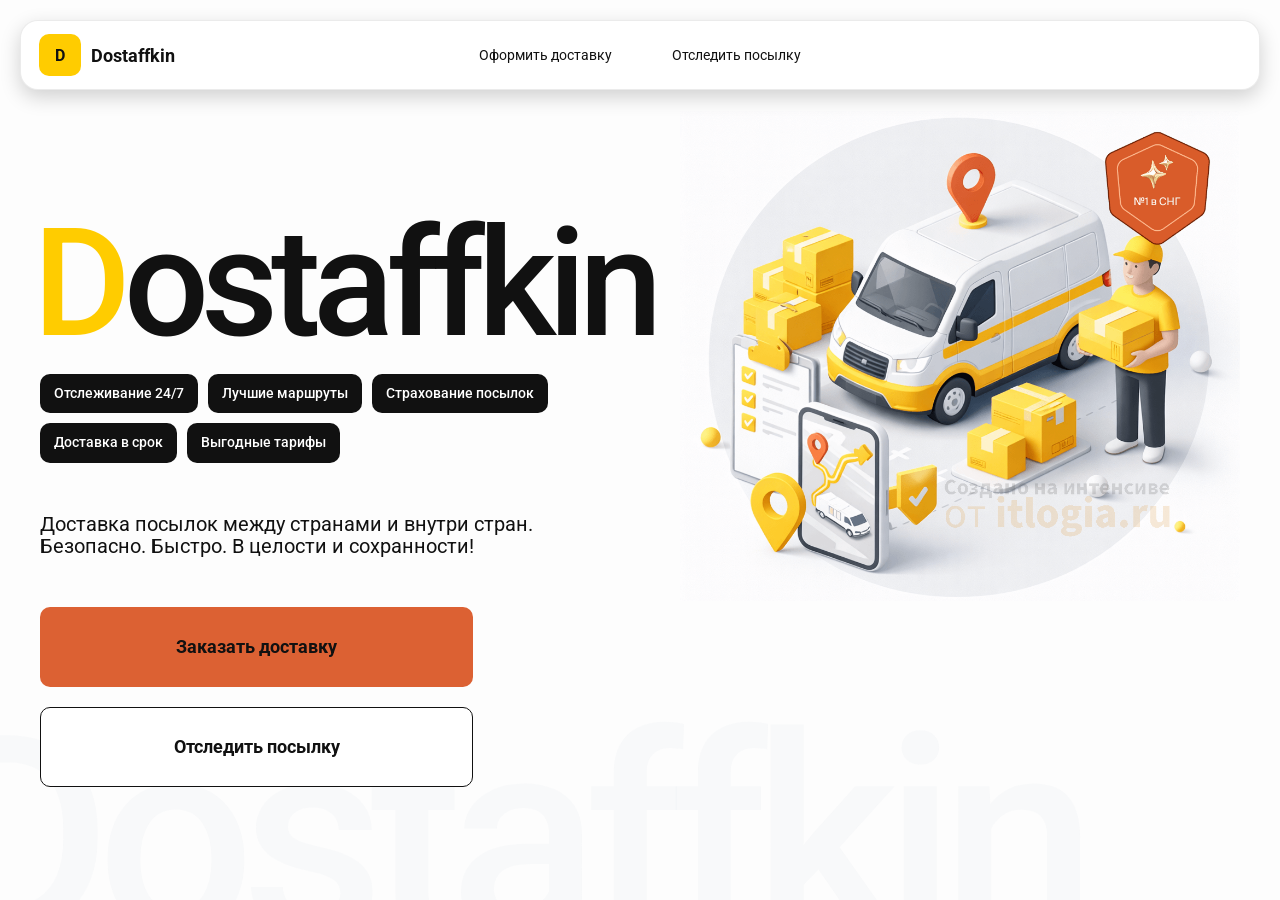
<file: index.html>
<!doctype html>
<html lang="ru">

<head>

    <meta charset="utf-8" />
    <meta name="viewport" content="width=device-width,initial-scale=1,maximum-scale=1,user-scalable=0" />

    <title>Dostaffkin — Доставка посылок между странами и внутри стран. Безопасно. Быстро. В целости и сохранности!
    </title>

    <link href="styles/index.css" rel="stylesheet" />
    <link href="styles/index_adaptive.css" rel="stylesheet" />
    <link href="styles/base_adaptive.css" rel="stylesheet" />
    <link href="styles/base.css" rel="stylesheet" />



</head>

<body>

    <div class="container">
        <header class="header">
            <a class="header-brand" href="#">
                <div class="header-logo">D</div>
                <div class="header-title">Dostaffkin</div>
            </a>
            <nav class="header-menu">
                <a class="header-link" href="./order.html">Оформить <span>доставку</span></a>
                <a class="header-link" href="./track.html">Отследить <span>посылку</span></a>
            </nav>
        </header>

        <main class="main">
            <section class="main-info">
                <div class="main-title">
                    <span>D</span>ostaffkin
                </div>
                <div class="main-features">
                    <div class="main-feature">Отслеживание 24/7</div>
                    <div class="main-feature">Лучшие маршруты</div>
                    <div class="main-feature">Страхование посылок</div>
                    <div class="main-feature">Доставка в срок</div>
                    <div class="main-feature">Выгодные тарифы</div>
                </div>
                <div class="main-description">
                    Доставка посылок между странами и внутри стран.
                    Безопасно. Быстро. В целости и сохранности!
                </div>
                <div class="main-actions">
                    <a class="button" type="button" href="./order.html">Заказать доставку</a>
                    <a class="button button-white" type="button" href="./track.html">Отследить посылку</a>
                </div>
            </section>

            <div class="main-title-ghost">Dostaffkin</div>
            <section class="main-image">
                <img src="images/main-image.png" alt="Main image" />
            </section>

        </main>



    </div>

</body>

</html>
</file>
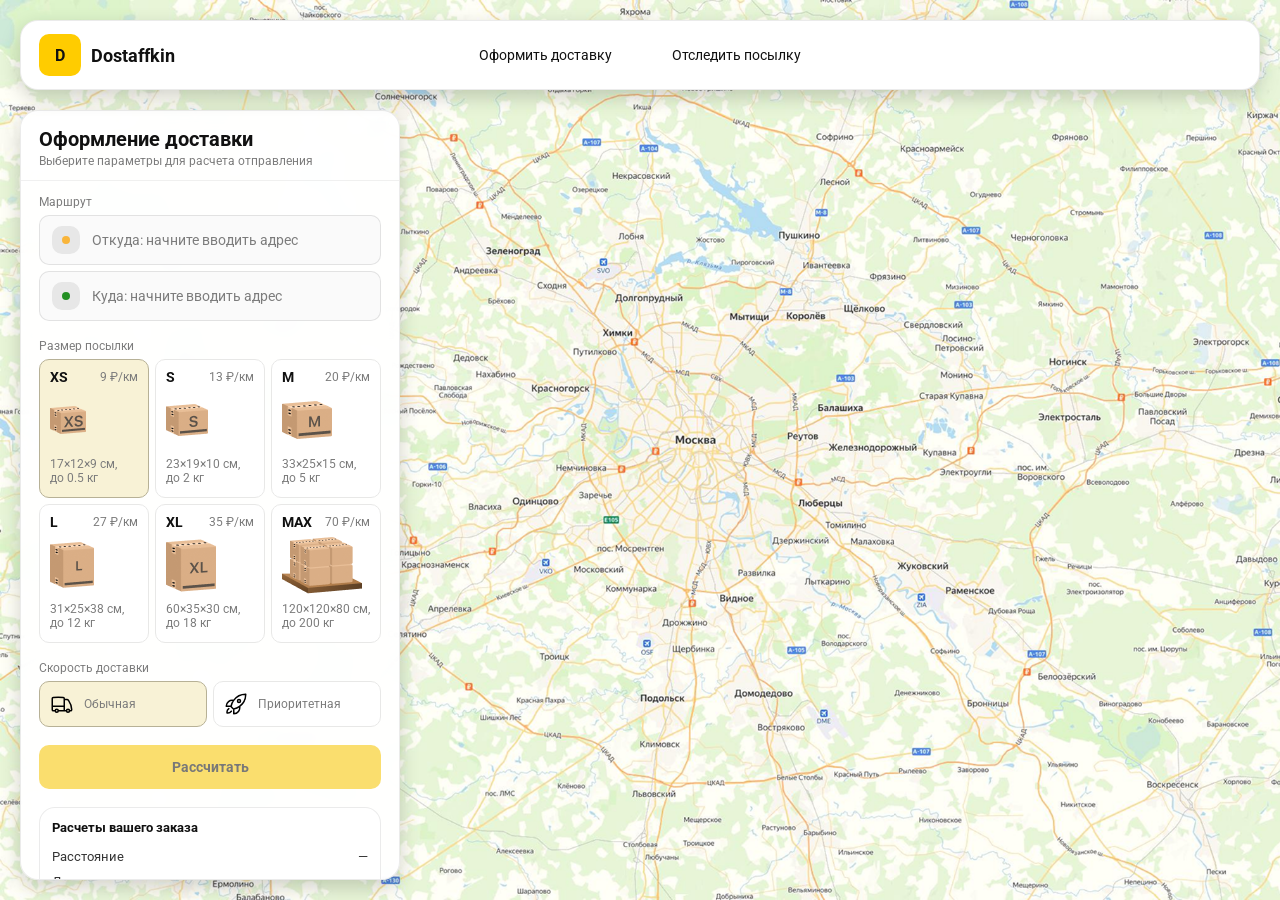
<file: order.html>
<!doctype html>
<html lang="ru">

<head>
    <meta charset="utf-8" />
    <meta name="viewport" content="width=device-width,initial-scale=1,maximum-scale=1,user-scalable=0" />
    <title>Оформление доставки</title>

    <link rel="stylesheet" href="styles/base.css" />
    <link rel="stylesheet" href="styles/base_adaptive.css" />

    <link rel="stylesheet" href="styles/order.css" />
    <link rel="stylesheet" href="styles/order_adaptive.css" />
</head>

<body>
    <div id="map"></div>

    <header class="header">
        <a class="header-brand" href="./index.html">
            <div class="header-logo">D</div>
            <div class="header-title">Dostaffkin</div>
        </a>
        <nav class="header-menu">
            <a class="header-link" href="#">Оформить <span>доставку</span></a>
            <a class="header-link" href="./track.html">Отследить <span>посылку</span></a>
        </nav>
    </header>

    <aside class="main" id="sidebar">
        <div class="main-header">
            <div class="main-title">Оформление доставки</div>
            <div class="main-text">Выберите параметры для расчета отправления</div>
        </div>
        <div class="main-content">
            <div class="main-route">
                <div class="main-block-title">Маршрут</div>
                <div class="main-fields">
                    <div class="main-field" id="fromField">
                        <div class="main-pin"></div>
                        <input id="from" placeholder="Откуда: начните вводить адрес" autocomplete="off" />
                        <div class="main-ac" id="fromAc" role="listbox" aria-label="Подсказки адресов"></div>
                    </div>

                    <div class="main-field" id="toField">
                        <div class="main-pin"></div>
                        <input id="to" placeholder="Куда: начните вводить адрес" autocomplete="off" />
                        <div class="main-ac" id="toAc" role="listbox" aria-label="Подсказки адресов"></div>
                    </div>
                </div>
            </div>
            <div class="main-package">
                <div class="main-block-title">Размер посылки</div>

                <div class="main-sizes">
                    <div class="main-size-card is-active" data-value="xs">
                        <div class="main-size-top">
                            <div class="main-size-label">XS</div>
                            <div class="main-size-rate">9 ₽/км</div>
                        </div>
                        <div class="main-size-media">
                            <img src="images/sizes/xs.png" alt="Короб XS" />
                        </div>
                        <div class="main-size-description">17×12×9 см,<br>до 0.5 кг</div>
                    </div>

                    <div class="main-size-card" data-value="s">
                        <div class="main-size-top">
                            <div class="main-size-label">S</div>
                            <div class="main-size-rate">13 ₽/км</div>
                        </div>
                        <div class="main-size-media">
                            <img src="images/sizes/s.png" alt="Короб S" />
                        </div>
                        <div class="main-size-description">23×19×10 см,<br>до 2 кг</div>
                    </div>

                    <div class="main-size-card" data-value="m">
                        <div class="main-size-top">
                            <div class="main-size-label">M</div>
                            <div class="main-size-rate">20 ₽/км</div>
                        </div>
                        <div class="main-size-media">
                            <img src="images/sizes/m.png" alt="Короб M" />
                        </div>
                        <div class="main-size-description">33×25×15 см,<br>до 5 кг</div>
                    </div>

                    <div class="main-size-card" data-value="l">
                        <div class="main-size-top">
                            <div class="main-size-label">L</div>
                            <div class="main-size-rate">27 ₽/км</div>
                        </div>
                        <div class="main-size-media">
                            <img src="images/sizes/l.png" alt="Короб L" />
                        </div>
                        <div class="main-size-description">31×25×38 см,<br>до 12 кг</div>
                    </div>

                    <div class="main-size-card" data-value="xl">
                        <div class="main-size-top">
                            <div class="main-size-label">XL</div>
                            <div class="main-size-rate">35 ₽/км</div>
                        </div>
                        <div class="main-size-media">
                            <img src="images/sizes/xl.png" alt="Короб XL" />
                        </div>
                        <div class="main-size-description">60×35×30 см,<br>до 18 кг</div>
                    </div>

                    <div class="main-size-card" data-value="max">
                        <div class="main-size-top">
                            <div class="main-size-label">MAX</div>
                            <div class="main-size-rate">70 ₽/км</div>
                        </div>
                        <div class="main-size-media main-size-media-palleta">
                            <img src="images/sizes/max.png" alt="Паллета" />
                        </div>
                        <div class="main-size-description">120×120×80 см,<br>до 200 кг</div>
                    </div>
                </div>
            </div>

            <div class="main-speed">
                <div class="main-block-title">Скорость доставки</div>

                <div class="main-speeds">
                    <div class="main-speed-card is-active" data-value="regular">
                        <img class="main-speed-media" src="images/icons/regular.svg" alt="Regular" />
                        <div class="main-speed-description">Обычная</div>
                    </div>
                    <div class="main-speed-card" data-value="fast">
                        <img class="main-speed-media" src="images/icons/fast.svg" alt="Fast" />
                        <div class="main-speed-description">Приоритетная</div>
                    </div>

                </div>
            </div>

            <div class="main-calculate-block">
                <button id="calc" class="button calculate-button" type="button" disabled>Рассчитать</button>
            </div>
            <div class="main-result" id="result">
                <div class="main-result-title">Расчеты вашего заказа</div>
                <div class="main-result-lines">
                    <div class="main-result-line"><span>Расстояние</span><span id="distanceValue">—</span></div>
                    <div class="main-result-line"><span>Доставим через</span><span id="durationValue">—</span></div>
                    <div class="main-result-line"><span>Тариф</span><span id="rateValue">—</span></div>
                </div>
                <div class="main-price">
                    <div class="main-price-label">Итого</div>
                    <div class="main-price-value" id="totalValue">—</div>
                </div>
            </div>
            <div class="main-order-box">
                <div class="main-order-form" id="orderForm">
                    <div class="main-order-title">Оформление доставки</div>
                    <div class="main-block-info-row">
                        <div class="main-block-title">Контакты</div>
                        <div class="order-fields">
                            <div class="main-field">
                                <input id="customerName" placeholder="Ваше имя" autocomplete="off" />
                            </div>
                            <div class="main-field">
                                <input id="customerPhone" placeholder="Ваш телефон" autocomplete="off"
                                    inputmode="tel" />
                            </div>
                        </div>
                    </div>
                    <div class="main-block-info-row extra-info">
                        <div class="main-block-title">Дополнительная информация</div>
                        <div class="main-field textarea">
                            <textarea id="comment" placeholder="Детали доставки и комментарии"></textarea>
                        </div>
                    </div>
                    <button id="submit" class="button main-submit-request" type="button" disabled>Отправить
                        заявку
                    </button>
                </div>

                <div class="main-order-success" id="orderSuccess">
                    <div class="main-success-icon">✓</div>
                    <div class="main-success-title">Заявка отправлена!</div>
                    <div class="main-success-title">Номер отправления – <span id="orderId"></span></div>
                    <div class="main-success-subtitle">Мы скоро свяжемся с вами</div>
                </div>
            </div>
        </div>

    </aside>

</body>

</html>
</file>
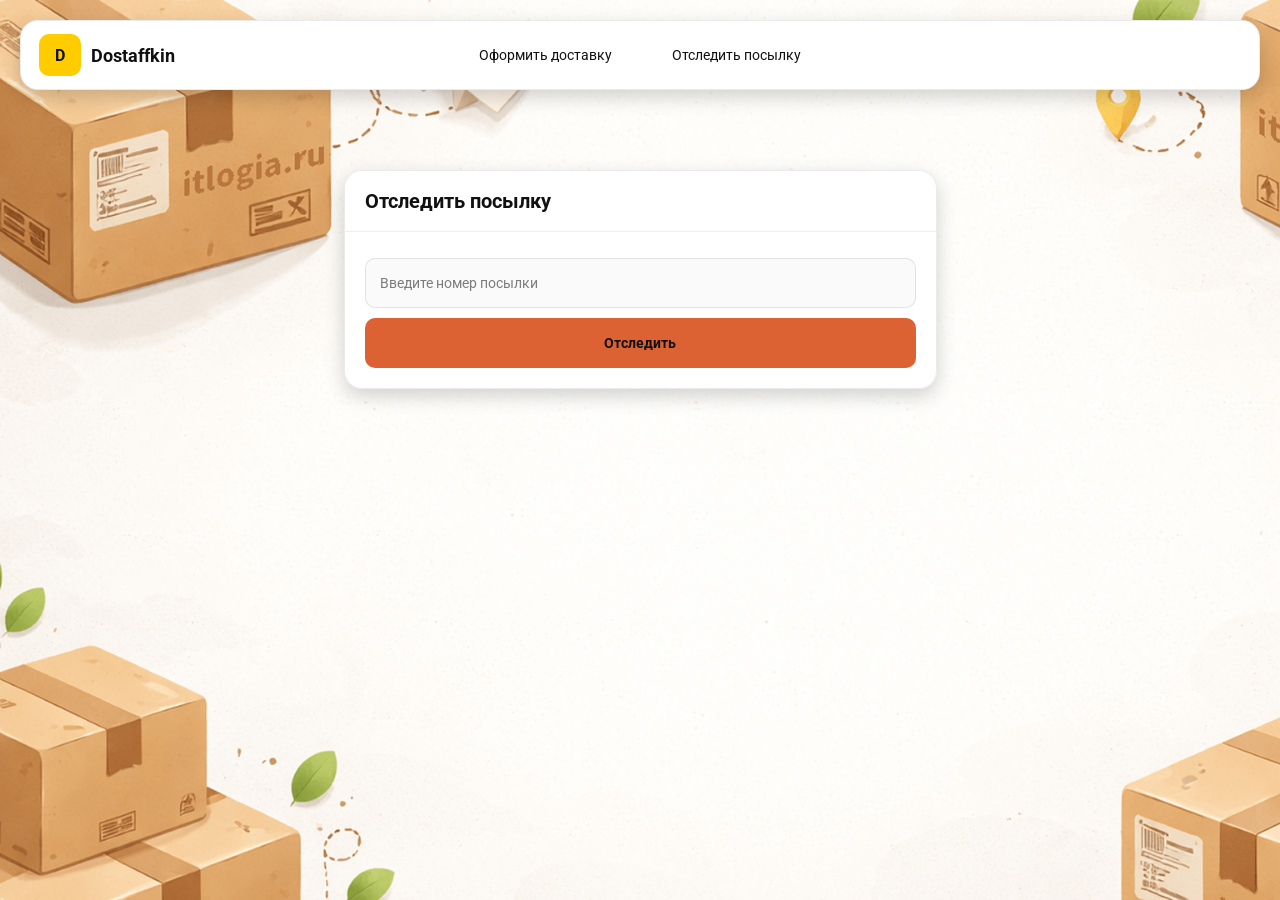
<file: track.html>
<!doctype html>
<html lang="ru">

<head>
    <meta charset="utf-8" />
    <meta name="viewport" content="width=device-width,initial-scale=1,maximum-scale=1,user-scalable=0" />
    <title>Отследить посылку</title>
    <link rel="stylesheet" href="styles/base.css" />
    <link rel="stylesheet" href="styles/base_adaptive.css" />

    <link rel="stylesheet" href="styles/track.css" />
    <link rel="stylesheet" href="styles/track_adaptive.css" />
</head>

<body>
    <div class="container">
        <header class="header">
            <a class="header-brand" href="./index.html">
                <div class="header-logo">D</div>
                <div class="header-title">Dostaffkin</div>
            </a>
            <nav class="header-menu">
                <a class="header-link" href="./order.html">Оформить <span>доставку</span></a>
                <a class="header-link" href="#">Отследить <span>посылку</span></a>
            </nav>
        </header>
        <main class="track-content">
            <section class="track-card track-search">
                <div class="track-title">Отследить посылку</div>
                <div class="track-action">
                    <div class="main-field track-field">
                        <input id="trackNumber" placeholder="Введите номер посылки" autocomplete="off" />
                    </div>
                    <button id="trackButton" class="button track-button" type="button">Отследить</button>
                </div>
            </section>
            <section class="track-card track-result" id="trackResult">
                <div class="track-result-header">
                    <div class="track-id" id="trackIdValue"></div>
                    <div class="track-routes">
                        <div class="track-route">
                            <div class="track-route-pin">
                                <svg xmlns="http://www.w3.org/2000/svg" fill="none" viewBox="0 0 24 24"
                                    stroke-width="1.5" stroke="orange" class="size-6">
                                    <path stroke-linecap="round" stroke-linejoin="round"
                                        d="M15 10.5a3 3 0 1 1-6 0 3 3 0 0 1 6 0Z" />
                                    <path stroke-linecap="round" stroke-linejoin="round"
                                        d="M19.5 10.5c0 7.142-7.5 11.25-7.5 11.25S4.5 17.642 4.5 10.5a7.5 7.5 0 1 1 15 0Z" />
                                </svg>
                            </div>
                            <div class="track-route-address" id="trackFromValue">
                                Откуда: Москва, улица Арбат, 1
                            </div>
                        </div>
                        <div class="track-route track-route-arrow">
                            <svg xmlns="http://www.w3.org/2000/svg" fill="none" viewBox="0 0 24 24" stroke-width="1.5"
                                stroke="currentColor" class="size-6">
                                <path stroke-linecap="round" stroke-linejoin="round"
                                    d="M19.5 13.5 12 21m0 0-7.5-7.5M12 21V3" />
                            </svg>
                        </div>
                        <div class="track-route">
                            <div class="track-route-pin">
                                <svg xmlns="http://www.w3.org/2000/svg" fill="none" viewBox="0 0 24 24"
                                    stroke-width="1.5" stroke="green" class="size-6">
                                    <path stroke-linecap="round" stroke-linejoin="round"
                                        d="M15 10.5a3 3 0 1 1-6 0 3 3 0 0 1 6 0Z" />
                                    <path stroke-linecap="round" stroke-linejoin="round"
                                        d="M19.5 10.5c0 7.142-7.5 11.25-7.5 11.25S4.5 17.642 4.5 10.5a7.5 7.5 0 1 1 15 0Z" />
                                </svg>
                            </div>
                            <div class="track-route-address" id="trackToValue">
                                Куда: Минск, проспект Независимости, 58
                            </div>
                        </div>
                    </div>
                </div>
                <div class="track-info">
                    <div class="track-status-title">Статус данной посылки:</div>
                    <div class="track-status-list" id="trackStatusList">


                        <div class="track-status created">
                            <img src="images/icons/created.svg" class="track-status-icon" alt="Created">
                            <div class="track-status-text">
                                <div class="track-status-text-state">Создан</div>
                                <div class="track-status-text-date">10.01.2026</div>
                            </div>
                        </div>

                        <div class="track-status in-way">
                            <img src="images/icons/in-way.svg" class="track-status-icon" alt="In way">
                            <div class="track-status-text">
                                <div class="track-status-text-state">В пути: Москва</div>
                                <div class="track-status-text-date">18.01.2026</div>
                            </div>
                        </div>

                        <div class="track-status ready">
                            <img src="images/icons/ready.svg" class="track-status-icon" alt="Ready">
                            <div class="track-status-text">
                                <div class="track-status-text-state">Готов к выдаче</div>
                                <div class="track-status-text-date">25.01.2026</div>
                            </div>
                        </div>

                        <div class="track-status done">
                            <img src="images/icons/done.svg" class="track-status-icon" alt="Done">
                            <div class="track-status-text">
                                <div class="track-status-text-state">Вручен</div>
                                <div class="track-status-text-date">27.01.2026</div>
                            </div>
                        </div>

                    </div>
                </div>
            </section>
        </main>
    </div>
</body>

</html>
</file>
<file: styles/index.css>
.container {
    overflow: hidden;
    min-height: 100vh;
}

.main {
    padding: 111px 40px 40px;
    position: relative;
    display: flex;
}

.main-info {
    max-width: 840px;
    width: 100%;
    position: relative;
}

.main-title {
    margin-top: 98px;
    font-weight: 500;
    font-size: 200px;
    line-height: 1;
    letter-spacing: -0.05em;
    color: #111111;
    left: -15px;
    position: relative;
}

.main-title span {
    color: #ffcc00;
}

.main-features {
    margin-top: 15px;
    display: flex;
    flex-wrap: wrap;
    gap: 10px;
}

.main-feature {
    background: #111111;
    color: #ffffff;
    padding: 12px 14px;
    font-weight: 500;
    font-size: 14px;
    line-height: 1.1;
    border-radius: 10px;
}

.main-description {
    margin-top: 50px;
    max-width: 500px;
    font-size: 20px;
    line-height: 1.1;
    color: #111111;
}

.main-actions {
    margin-top: 50px;
    display: flex;
    flex-direction: column;
    gap: 20px;
}

.main-actions .button {
    height: 80px;
    width: 433px;
    font-size: 18px;
    font-weight: bold;
    place-items: center;
    display: grid;
}

.main-title-ghost {
    position: absolute;
    z-index: -1;
    left: -70px;
    bottom: -150px;
    font-weight: 500;
    font-size: 278px;
    line-height: 1;
    letter-spacing: -0.05em;
    color: #ECEDF04D;
}
.main-image {
    width: 1024px;
    top: 100px;
    z-index: -2;
}

.main-image img {
    width: 100%;
    max-width: 1024px;
    height: auto;
    display: block;
}
</file>
<file: styles/index_adaptive.css>
@media (max-width: 1760px) {
    .main-title {
        font-size: 150px;
        left: -7px;
    }

    .main-info {
        max-width: 640px;
    }
}

@media (max-width: 1200px) {
    .main-info {
        max-width: 540px;
    }

    .main {
        padding: 111px 20px 20px;
    }

    .main-title {
        font-size: 120px;
        left: -4px;
    }

    .main-title-ghost {
        font-size: 220px;
    }
}

@media (max-width: 1024px) {
    .main-title {
        margin-top: 30px;
    }

    .main {
        flex-direction: column-reverse;
    }

    .main-image {
        max-width: 350px;
        position: absolute;
        left: 370px;
        top: 370px;
    }

    .main-info {
        max-width: 100%;
    }

    .main-actions {
        gap: 10px;
    }

    .main-actions .button {
        height: 50px;
        font-size: 14px;
        width: auto;
        max-width: 300px;
    }

    .main-description {
        max-width: 350px;
    }
}

@media (max-width: 570px) {
    .main-title {
        font-size: 88px;
    }

    .main-description {
        max-width: 100%
    }

    .main-actions {
       width: 100%;
    }

    .main-actions .button {
        width: 100%;
        max-width: 100%
    }

    .main-image {
        max-width: 650px;
        position: absolute;
        left: 170px;
        top: 70px;
        opacity: 0.2;
    }
}

@media (max-width: 400px) {
    .main-title {
        font-size: 70px;
    }
}
</file>
<file: styles/base_adaptive.css>
@media (max-width: 767px) {
    .header {
        left: 10px;
        right: 10px;
        top: 10px;
    }

    .header-link span {
        display: none;
    }

    .header-menu {
        gap: 20px;
        justify-content: flex-start;
        margin: 0 0 0 30px;
        position: static;
        transform: none;
    }
}

@media (max-width: 420px) {
    .header-title {
        display: none;
    }
}

@media (max-width: 374px) {
    .header-menu {
        gap: 10px;
        margin: 0 0 0 10px;
    }
}
</file>
<file: styles/base.css>
*,
*::before,
*::after {
    box-sizing: border-box;
}

@font-face {
    font-family: "Roboto";
    src: url("../fonts/Roboto-Regular.ttf");
    font-weight: normal;
}

@font-face {
    font-family: "Roboto";
    src: url("../fonts/Roboto-Bold.ttf");
    font-weight: bold;
}

@font-face {
    font-family: "Roboto";
    src: url("../fonts/Roboto-Medium.ttf");
    font-weight: 500;
}

html,
body {
    margin: 0;
    color: #111111;
    font-family: "Roboto", sans-serif;
}

body {
    background: #FDFDFD;
}

html,
body {
    margin: 0;
    color: #111111;
    font-family: "Roboto", sans-serif;
}

body {
    background: #FDFDFD;
}

.header {
    border-radius: 18px;
    box-shadow: 0 7px 20px 0 #0000002E;
    backdrop-filter: blur(10px);
    background: #ffffff;
    left: 20px;
    border: 1px solid rgba(0, 0, 0, 0.08);
    position: fixed;
    right: 20px;
    top: 20px;
    padding: 14px 18px;
    height: 70px;
    display: flex;
    align-items: center;
    z-index: 6;
}

.header-brand {
    display: flex;
    align-items: center;
    text-decoration: none;
    gap: 10px;
}

.header-logo {
    width: 42px;
    height: 42px;
    border-radius: 10px;
    background: #FFCC00;
    display: grid;
    place-items: center;
    font-weight: bold;
    color: #111;
}

.header-title {
    font-size: 18px;
    font-weight: bold;
    color: #111111;
    text-decoration: none;
}

.header-menu {
    display: flex;
    align-items: center;
    gap: 60px;
    margin: 0;
    position: absolute;
    left: 50%;
    transform: translateX(-50%);
}

.header-link {
    font-size: 14px;
    color: #111111;
    text-decoration: none;
}

.button {
    border: 0;
    outline: none;
    height: 44px;
    border-radius: 10px;
    font-size: 14px;
    font-weight: bold;
    cursor: pointer;
    font-family: inherit;
    transition: transform .08s ease, opacity .12s ease;
    background: #DC6133;
    color: #111111;
    text-align: center;
    text-decoration: none;
}

.button:hover {
    background-color: #E5BC19;
}

.button:disabled {
    cursor: not-allowed;
    background-color: #FADE6E;
    color: #787878;
    transform: none;
}

.button.button-white {
    background: #ffffff;
    border: 1px solid #111111;
}

.button.button-white:hover {
    background: rgb(241 241 241);
}

.main-field {
    display: flex;
    align-items: center;
    margin-top: 6px;
    gap: 10px;
    border: 1px solid #1111111A;
    background: #FAFAFA;
    border-radius: 10px;
    padding: 10px 12px;
    position: relative;
    box-sizing: border-box;
    height: 50px;
}

.main-field.textarea {
    height: auto;
}

.main-pin {
    width: 28px;
    height: 28px;
    border-radius: 10px;
    background: rgba(17, 17, 17, 0.08);
    display: grid;
    place-items: center;
    flex: 0 0 auto;
    position: relative;
}

.main-pin::before {
    content: "";
    width: 8px;
    height: 8px;
    border-radius: 999px;
    background: orange;
    opacity: .75;
    display: block;
}

.main-field:last-child .main-pin::before {
    background: green;
    opacity: .85;
}

input, textarea {
    width: 100%;
    border: 0;
    outline: none;
    background: transparent;
    font-size: 14px;
    color: #111111;
    font-family: inherit;
}

textarea {
    resize: vertical;
    min-height: 72px;
    padding: 2px 0;
}

input::placeholder, textarea::placeholder {
    color: #7C7C7C;
}

.main-field:focus-within {
    border-color: rgba(0, 0, 0, 0.20);
    box-shadow: 0 0 0 4px rgba(255, 204, 0, 0.35);
    background: rgba(255, 255, 255, 0.75);
}
</file>
<file: styles/order.css>
#map {
    background-image: url("../images/order-bg.png");
    background-size: cover;
    position: fixed;
    inset: 0;
}

.main {
    border-radius: 18px;
    box-shadow: 0 7px 20px 0 #0000002E;
    backdrop-filter: blur(10px);
    background: rgba(255, 255, 255, 0.96);
    left: 20px;
    border: 1px solid rgba(0, 0, 0, 0.08);
    position: fixed;
    top: 110px;
    bottom: 20px;
    width: 380px;
    display: flex;
    flex-direction: column;
    overflow: hidden;
    z-index: 5;
}

.main-header {
    padding: 18px 18px 12px 18px;
    border-bottom: 1px solid rgba(0, 0, 0, 0.06);
    display: flex;
    flex-direction: column;
}

.main-title {
    font-size: 20px;
    line-height: 100%;
    font-weight: bold;
}

.main-text {
    font-size: 12px;
    margin-top: 5px;
    color: #7C7C7C;
}

.main-content {
    padding: 14px 18px 18px 18px;
    overflow: auto;
    scrollbar-width: none;
    display: flex;
    flex-direction: column;
    gap: 18px;
    flex: 1;
}

.main-block-title {
    font-size: 12px;
    color: #7C7C7C;
}

.main-route .main-block-title,
.main-package .main-block-title {
    margin-bottom: 6px;
}

.main-sizes {
    display: grid;
    gap: 6px;
    grid-template-columns: repeat(3, 1fr);
}

.main-size-card {
    border: 1px solid #E8E8E7;
    background: #FFFFFF;
    border-radius: 10px;
    padding: 10px;
    cursor: pointer;
    user-select: none;
    transition: transform .08s ease, border-color .12s ease, background .12s ease;
    min-height: 139px;
}

.main-size-card:hover {
    transform: translateY(-1px);
}

.main-size-card.is-active {
    background-color: #F8F2D6;
    border-color: #B7B196;
}

.main-size-top {
    display: flex;
    align-items: center;
    justify-content: space-between;
}

.main-size-label {
    font-weight: bold;
    font-size: 14px;
    color: #111111;
    line-height: 100%;
}

.main-size-rate {
    font-size: 12px;
    color: #7C7C7C;
    line-height: 100%;
}

.main-size-media {
    margin-top: 8px;
    height: 57px;
}

.main-size-description {
    margin-top: 8px;
    font-size: 12px;
    color: #7C7C7C;
    line-height: 1.2;
}

.calculate-button {
    width: 100%;
}

.main-result {
    border: 1px solid rgba(0, 0, 0, 0.08);
    background: rgba(255, 255, 255, 0.75);
    border-radius: 16px;
    padding: 12px;
    line-height: 1.25;
}

.main-result-title {
    font-weight: bold;
    font-size: 13px;
    color: #111111;
    margin-bottom: 13px;
}

.main-result-lines {
    gap: 8px;
    display: flex;
    flex-direction: column;
}

.main-result-line {
    font-size: 13px;
    color: rgba(17, 17, 17, 0.85);
    display: flex;
    justify-content: space-between;
}

.main-price {
    margin-top: 18px;
    padding-top: 10px;
    border-top: 1px dashed rgba(0, 0, 0, 0.12);
    display: flex;
    align-items: baseline;
    justify-content: space-between;
}

.main-price-label {
    font-size: 12px;
    color: rgba(17, 17, 17, 0.55);
}

.main-price-value {
    font-size: 20px;
    font-weight: bold;
    color: #111111;
    letter-spacing: -0.3px;
}

.main-order-box {
    background: #ffffff;
    border: 1px solid #E8E8E7;
    border-radius: 10px;
    padding: 12px;
}

.main-order-title {
    margin-bottom: 8px;
    font-weight: bold;
    font-size: 14px;
    color: #111111;
}

.main-block-info {
    display: flex;
    flex-direction: column;
    gap: 6px;
}

.order-fields {
    display: grid;
    grid-template-columns: 1fr 1fr;
    column-gap: 10px;
    margin-top: 6px;
}

.main-block-info-row.extra-info {
    display: block;
    margin-top: 13px;
}

.main-submit-request {
    width: 100%;
    margin-top: 6px;
}

.main-order-success {
    display: none;
    text-align: center;
    padding: 22px 12px;
    gap: 12px;
}

.main-order-success.is-visible {
    display: flex;
    flex-direction: column;
    align-items: center;
}

.main-success-icon {
    width: 56px;
    height: 56px;
    border-radius: 50%;
    background: #16a34a;
    color: #ffffff;
    display: grid;
    place-items: center;
    font-size: 30px;
}

.main-success-title {
    font-size: 14px;
    font-weight: bold;
    color: #111111;
}

.main-success-subtitle {
    font-size: 12px;
    color: rgba(17, 17, 17, 0.55);
    line-height: 1.3;
}

.main-speed .main-block-title {
    margin-bottom: 6px;
}

.main-speeds {
    display: grid;
    gap: 6px;
    grid-template-columns: repeat(2, 1fr);
}

.main-speed-card {
    border: 1px solid #E8E8E7;
    background: #FFFFFF;
    border-radius: 10px;
    padding: 10px;
    cursor: pointer;
    user-select: none;
    transition: transform .08s ease, border-color .12s ease, background .12s ease;
    display: flex;
    align-items: center;
    gap: 10px;
}

.main-speed-card:hover {
    transform: translateY(-1px);
}

.main-speed-card.is-active {
    background-color: #F8F2D6;
    border-color: #B7B196;
}

.main-speed-description {
    font-size: 12px;
    color: #7C7C7C;
    line-height: 1.2;
}
</file>
<file: styles/order_adaptive.css>
@media (max-width: 767px) {
    .main {
        left: 10px;
        right: 10px;
        top: 50%;
        bottom: 12px;
        width: auto;
        max-width: none;
    }
}

@media (max-width: 420px) {
    .main-sizes {
        grid-template-columns: repeat(2, 1fr);
    }
}
</file>
<file: styles/track.css>
.container {
    background: #F4F4F4 url("../images/track-bg.png");
    background-size: cover;
    min-height: 100vh;
    padding: 170px 0 50px 0;
}

.track-content {
    width: 593px;
    margin: 0 auto;
}

.track-card {
    width: 100%;
    border-radius: 18px;
    box-shadow: 0 7px 20px 0 #0000002E;
    backdrop-filter: blur(10px);
    background: rgba(255, 255, 255, 0.96);
    border: 1px solid rgba(0, 0, 0, 0.08);
}

.track-title {
    font-size: 20px;
    line-height: 100%;
    font-weight: bold;
    border-bottom: 1px solid #EEEEEE;
    padding: 20px;
}

.track-action {
    padding: 20px;
}

.track-button {
    width: 100%;
    height: 50px;
}

.track-field {
    margin-bottom: 10px;
}

.track-result {
    margin-top: 5px;
    display: none;
}

.track-result.is-visible {
    display: block;
}

.track-result-header {
    font-weight: bold;
    font-size: 14px;
    color: #111111;
    padding: 20px;
    border-bottom: 1px solid #EEEEEE;
}

.track-id {
    margin-bottom: 12px;
    font-size: 20px;
}

.track-routes {
    display: flex;
    flex-direction: column;
    gap: 10px;
    font-weight: normal;
}

.track-route {
    display: flex;
    align-items: center;
    gap: 10px;
}

.track-route-pin {
    width: 24px;
    height: 24px;
    flex-shrink: 0;
}

.track-route-arrow {
    padding: 15px 0;
    width: 24px;
    height: 24px;
}

.track-info {
    padding: 20px;
}

.track-status {
    display: flex;
    align-items: center;
    font-size: 12px;
    gap: 10px;
}

.track-status-title {
    font-size: 14px;
    color: #111111;
    margin-bottom: 20px;
}

.track-status-list {
    display: flex;
    flex-direction: column;
    gap: 15px;
}

.track-status-icon {
    width: 40px;
    height: 40px;
    border-radius: 50%;
    background: rgba(17, 17, 17, 0.08);
    display: grid;
    place-items: center;
    flex: 0 0 auto;
}

.track-status.created .track-status-icon {
    background-color: #F1CB00;
}

.track-status.in-way .track-status-icon {
    background-color: #F08A11;
}

.track-status.ready .track-status-icon {
    background-color: #A35D0A;
}

.track-status.done .track-status-icon {
    background-color: #37C93B;
}

.track-status-text {
    display: flex;
    align-items: center;
    justify-content: space-between;
    color: #111111;
    font-size: 12px;
    flex: 1;
}

.track-status-date {
    color: rgba(17, 17, 17, 0.55);
}
</file>
<file: styles/track_adaptive.css>
@media (max-width: 767px) {
    .container {
        padding: 130px 0 50px 0;
    }

    .track-content {
        width: 100%;
        padding-left: 10px;
        padding-right: 10px;
    }

    .track-result-header {
        padding: 20px;
    }
}
</file>
